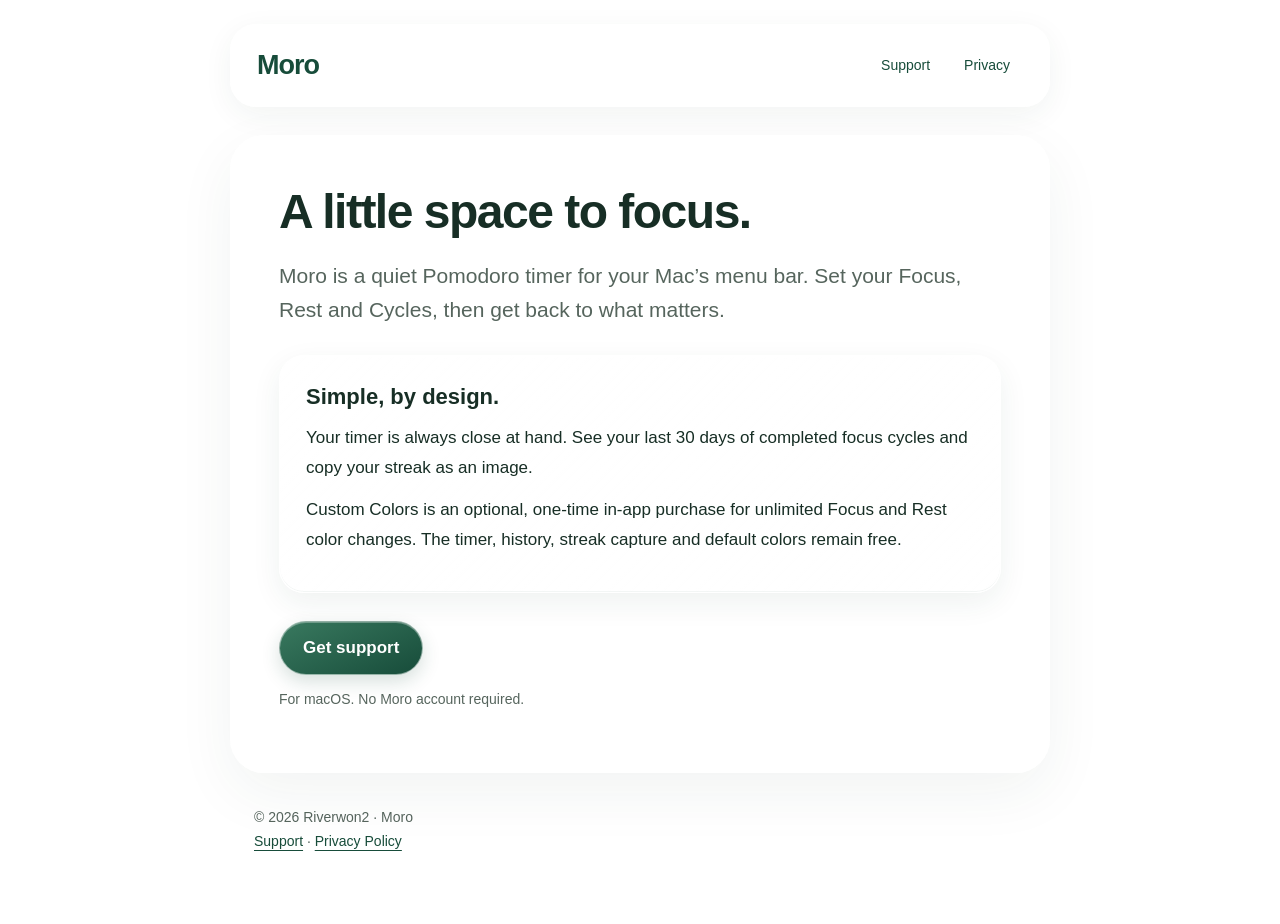
<file: index.html>
<!doctype html><html lang="en"><head><meta charset="utf-8"><meta name="viewport" content="width=device-width,initial-scale=1"><title>Moro — Focus Timer</title><meta name="description" content="Moro for Mac: support, purchase restoration and privacy information."><link rel="canonical" href="https://riverwon2.github.io/moro-site/"><link rel="stylesheet" href="styles.css"></head><body><a class="skip" href="#content">Skip to content</a><header><a class="brand" href="index.html">Moro</a><nav aria-label="Main navigation"><a href="support.html">Support</a><a href="privacy.html">Privacy</a></nav></header><main id="content"><h1>A little space to focus.</h1>
<p class="lead">Moro is a quiet Pomodoro timer for your Mac’s menu bar. Set your Focus, Rest and Cycles, then get back to what matters.</p>
<div class="card"><h2>Simple, by design.</h2><p>Your timer is always close at hand. See your last 30 days of completed focus cycles and copy your streak as an image.</p><p>Custom Colors is an optional, one-time in-app purchase for unlimited Focus and Rest color changes. The timer, history, streak capture and default colors remain free.</p></div>
<p><a class="button" href="support.html">Get support</a></p>
<p class="meta">For macOS. No Moro account required.</p>
</main><footer>© 2026 Riverwon2 · Moro<br><a href="support.html">Support</a> · <a href="privacy.html">Privacy Policy</a></footer></body></html>
</file>
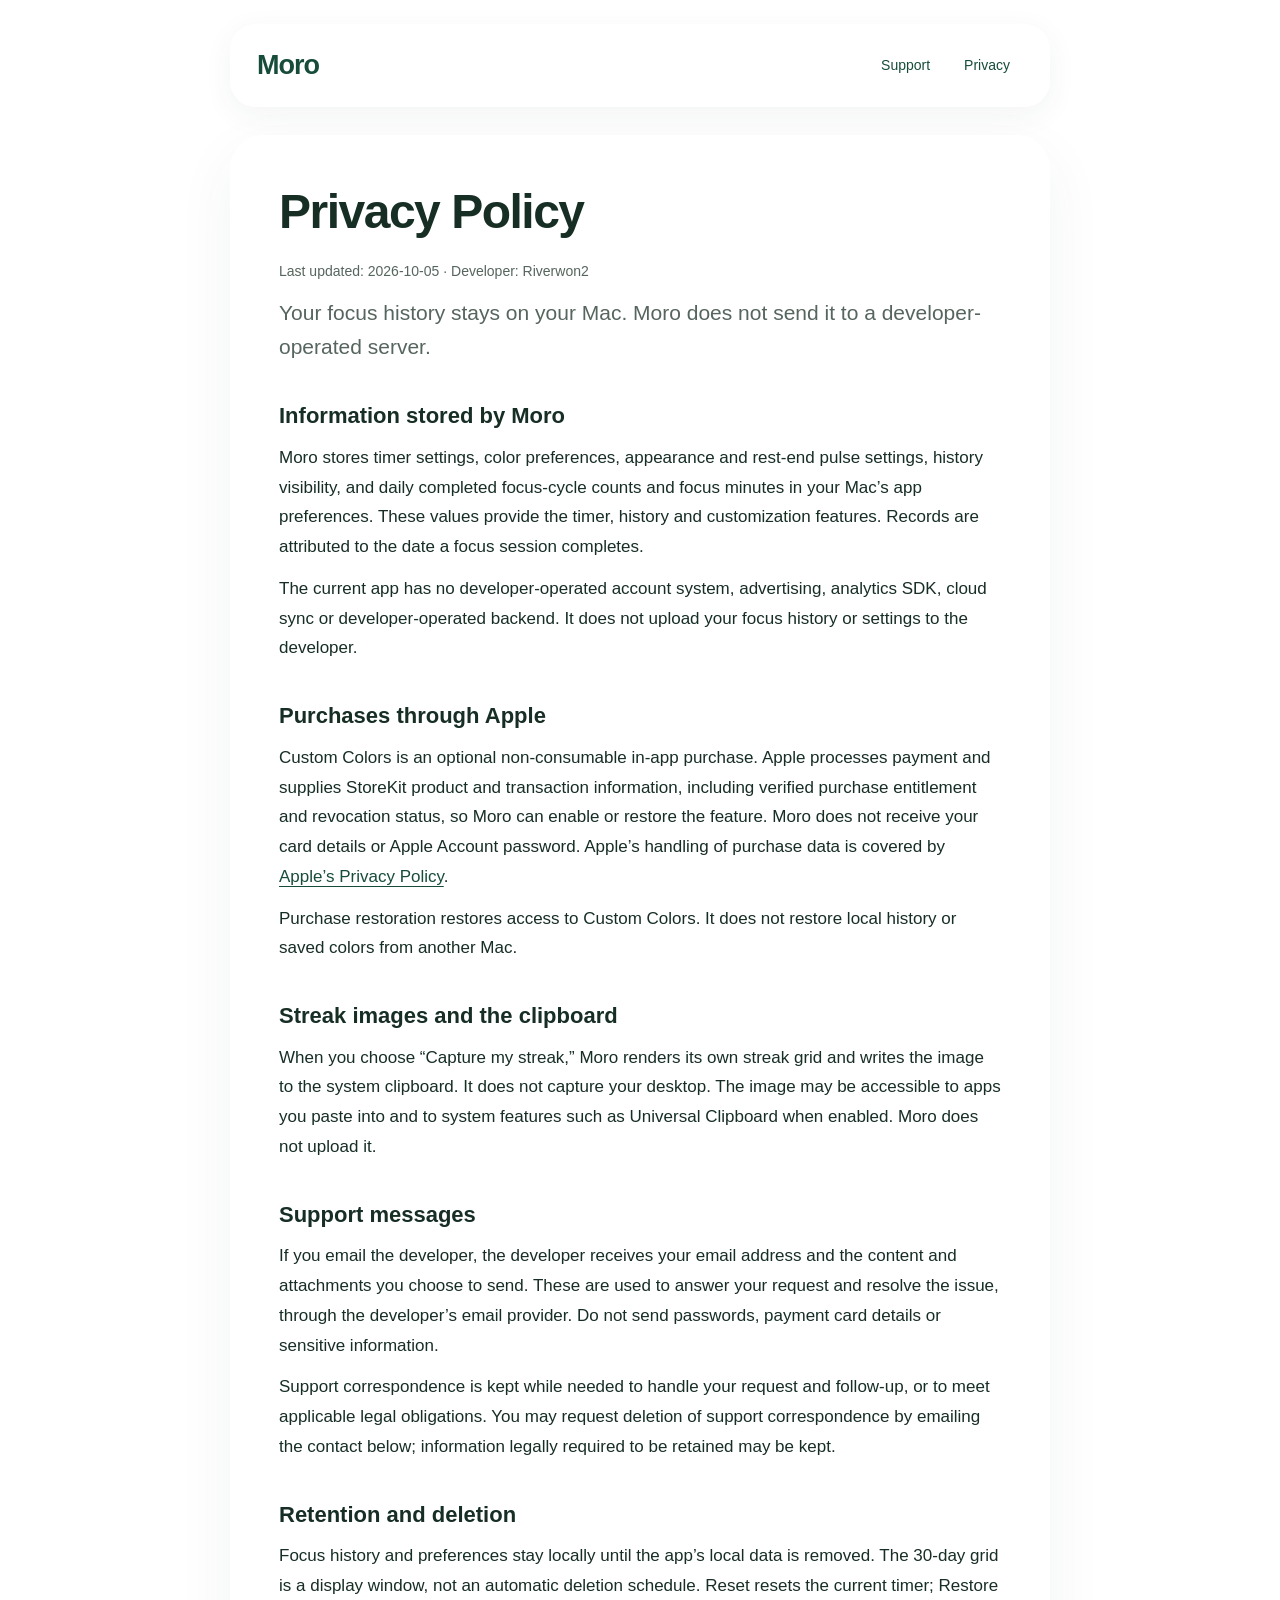
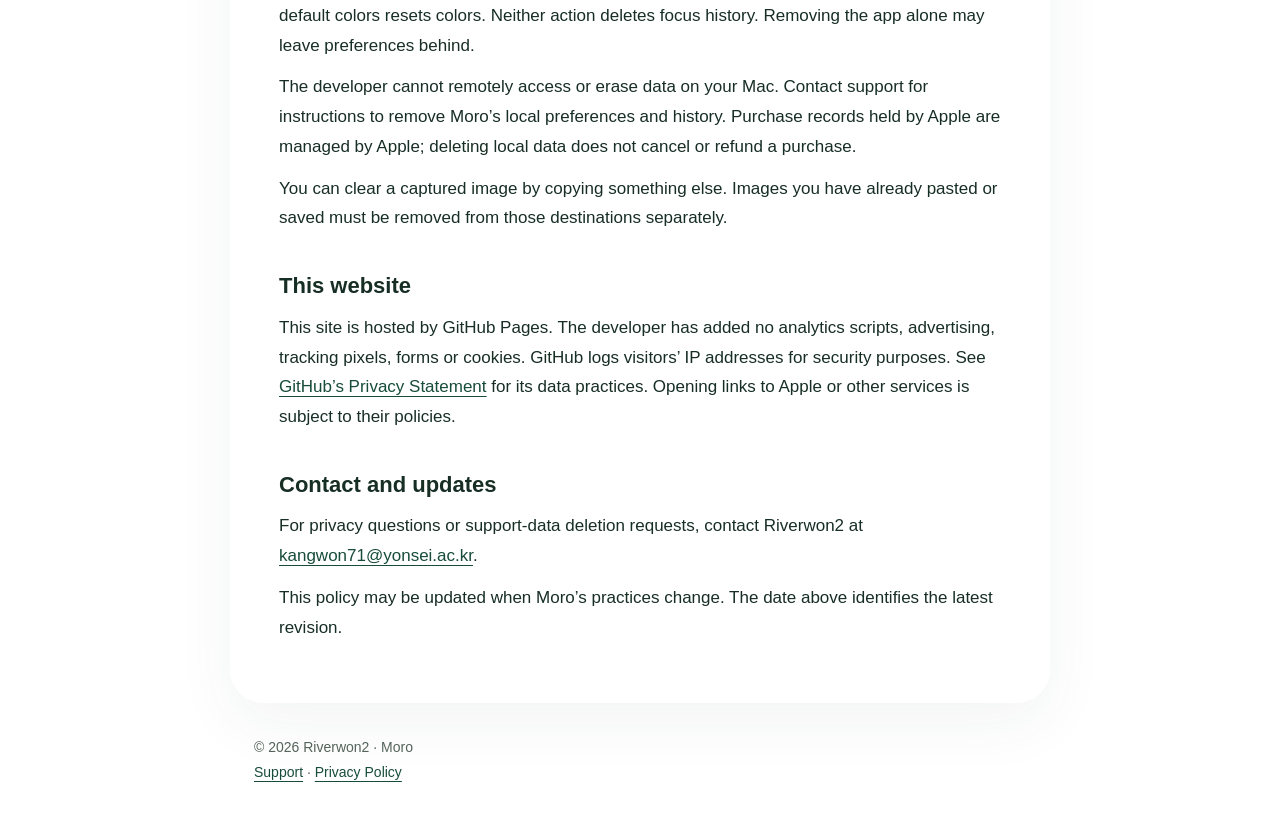
<file: privacy.html>
<!doctype html><html lang="en"><head><meta charset="utf-8"><meta name="viewport" content="width=device-width,initial-scale=1"><title>Privacy Policy — Moro</title><meta name="description" content="Moro for Mac: support, purchase restoration and privacy information."><link rel="canonical" href="https://riverwon2.github.io/moro-site/privacy.html"><link rel="stylesheet" href="styles.css"></head><body><a class="skip" href="#content">Skip to content</a><header><a class="brand" href="index.html">Moro</a><nav aria-label="Main navigation"><a href="support.html">Support</a><a href="privacy.html">Privacy</a></nav></header><main id="content"><h1>Privacy Policy</h1>
<p class="meta">Last updated: 2026-10-05 · Developer: Riverwon2</p>
<p class="lead">Your focus history stays on your Mac. Moro does not send it to a developer-operated server.</p>
<h2>Information stored by Moro</h2>
<p>Moro stores timer settings, color preferences, appearance and rest-end pulse settings, history visibility, and daily completed focus-cycle counts and focus minutes in your Mac’s app preferences. These values provide the timer, history and customization features. Records are attributed to the date a focus session completes.</p>
<p>The current app has no developer-operated account system, advertising, analytics SDK, cloud sync or developer-operated backend. It does not upload your focus history or settings to the developer.</p>
<h2>Purchases through Apple</h2>
<p>Custom Colors is an optional non-consumable in-app purchase. Apple processes payment and supplies StoreKit product and transaction information, including verified purchase entitlement and revocation status, so Moro can enable or restore the feature. Moro does not receive your card details or Apple Account password. Apple’s handling of purchase data is covered by <a href="https://www.apple.com/legal/privacy/">Apple’s Privacy Policy</a>.</p>
<p>Purchase restoration restores access to Custom Colors. It does not restore local history or saved colors from another Mac.</p>
<h2>Streak images and the clipboard</h2>
<p>When you choose “Capture my streak,” Moro renders its own streak grid and writes the image to the system clipboard. It does not capture your desktop. The image may be accessible to apps you paste into and to system features such as Universal Clipboard when enabled. Moro does not upload it.</p>
<h2>Support messages</h2>
<p>If you email the developer, the developer receives your email address and the content and attachments you choose to send. These are used to answer your request and resolve the issue, through the developer’s email provider. Do not send passwords, payment card details or sensitive information.</p>
<p>Support correspondence is kept while needed to handle your request and follow-up, or to meet applicable legal obligations. You may request deletion of support correspondence by emailing the contact below; information legally required to be retained may be kept.</p>
<h2>Retention and deletion</h2>
<p>Focus history and preferences stay locally until the app’s local data is removed. The 30-day grid is a display window, not an automatic deletion schedule. Reset resets the current timer; Restore default colors resets colors. Neither action deletes focus history. Removing the app alone may leave preferences behind.</p>
<p>The developer cannot remotely access or erase data on your Mac. Contact support for instructions to remove Moro’s local preferences and history. Purchase records held by Apple are managed by Apple; deleting local data does not cancel or refund a purchase.</p>
<p>You can clear a captured image by copying something else. Images you have already pasted or saved must be removed from those destinations separately.</p>
<h2>This website</h2>
<p>This site is hosted by GitHub Pages. The developer has added no analytics scripts, advertising, tracking pixels, forms or cookies. GitHub logs visitors’ IP addresses for security purposes. See <a href="https://docs.github.com/en/site-policy/privacy-policies/github-general-privacy-statement">GitHub’s Privacy Statement</a> for its data practices. Opening links to Apple or other services is subject to their policies.</p>
<h2>Contact and updates</h2>
<p>For privacy questions or support-data deletion requests, contact Riverwon2 at <a href="mailto:kangwon71@yonsei.ac.kr">kangwon71@yonsei.ac.kr</a>.</p>
<p>This policy may be updated when Moro’s practices change. The date above identifies the latest revision.</p>
</main><footer>© 2026 Riverwon2 · Moro<br><a href="support.html">Support</a> · <a href="privacy.html">Privacy Policy</a></footer></body></html>
</file>
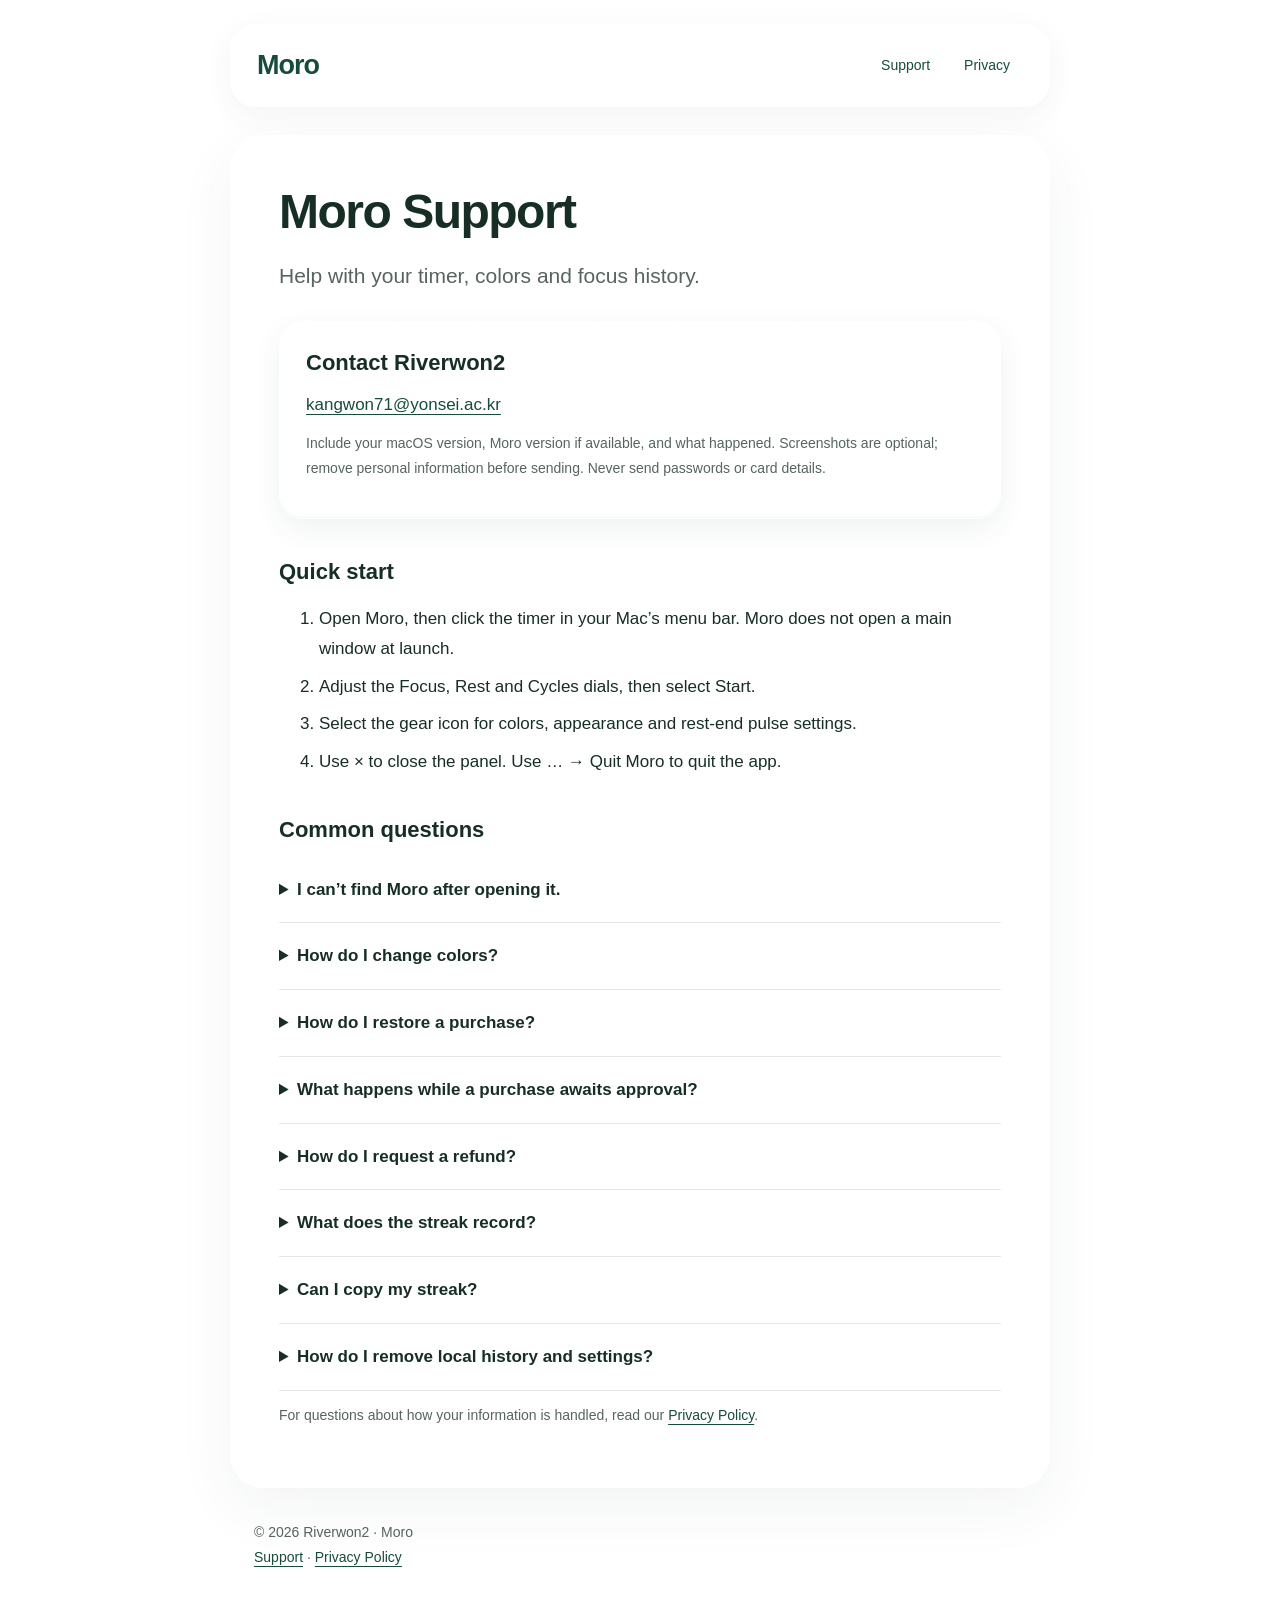
<file: support.html>
<!doctype html><html lang="en"><head><meta charset="utf-8"><meta name="viewport" content="width=device-width,initial-scale=1"><title>Support — Moro</title><meta name="description" content="Moro for Mac: support, purchase restoration and privacy information."><link rel="canonical" href="https://riverwon2.github.io/moro-site/support.html"><link rel="stylesheet" href="styles.css"></head><body><a class="skip" href="#content">Skip to content</a><header><a class="brand" href="index.html">Moro</a><nav aria-label="Main navigation"><a href="support.html">Support</a><a href="privacy.html">Privacy</a></nav></header><main id="content"><h1>Moro Support</h1>
<p class="lead">Help with your timer, colors and focus history.</p>
<div class="card"><h2>Contact Riverwon2</h2><p><a href="mailto:kangwon71@yonsei.ac.kr">kangwon71@yonsei.ac.kr</a></p><p class="meta">Include your macOS version, Moro version if available, and what happened. Screenshots are optional; remove personal information before sending. Never send passwords or card details.</p></div>
<h2>Quick start</h2>
<ol><li>Open Moro, then click the timer in your Mac’s menu bar. Moro does not open a main window at launch.</li><li>Adjust the Focus, Rest and Cycles dials, then select Start.</li><li>Select the gear icon for colors, appearance and rest-end pulse settings.</li><li>Use × to close the panel. Use … → Quit Moro to quit the app.</li></ol>
<h2>Common questions</h2>
<details><summary>I can’t find Moro after opening it.</summary><p>Look for the time in the menu bar. On Macs with many menu-bar items or a display notch, some items may be obscured. Closing another menu-bar utility or using a display with more available space may help.</p></details>
<details><summary>How do I change colors?</summary><p>Open Settings → Custom Colors. The optional one-time purchase unlocks unlimited Focus and Rest color changes. The purchase confirmation shows your local price. There is no subscription. Default colors and the core timer remain free.</p></details>
<details><summary>How do I restore a purchase?</summary><p>Use the Apple Account used for the original App Store purchase, open Moro’s Settings and select Restore Purchases. An internet connection and Apple authentication may be needed. Restoration restores the color feature, not local history or saved colors.</p><p>If no purchase is found, check the account used for the original purchase and contact support if the problem continues.</p></details>
<details><summary>What happens while a purchase awaits approval?</summary><p>Custom Colors remains locked until Apple approves the purchase. Continue using the free timer. After approval, reopen Moro and use Restore Purchases if access has not appeared.</p></details>
<details><summary>How do I request a refund?</summary><p>Apple handles App Store refund requests and determines eligibility. Follow <a href="https://support.apple.com/118223">Apple’s refund instructions</a>. After a verified refund or revocation, Moro uses default colors and locks color editing. Your local focus history and stored color preferences are retained.</p></details>
<details><summary>What does the streak record?</summary><p>Each completed Focus session counts as one completed cycle. The last 30 days are shown in the grid; hover over a cell to see that date’s recorded focus time and cycle count. The final Focus session ends the configured sequence without an additional Rest phase.</p></details>
<details><summary>Can I copy my streak?</summary><p>Select … → Capture my streak. Moro copies just the streak grid as an image; paste it into an app that accepts images.</p></details>
<details><summary>How do I remove local history and settings?</summary><p>Reset affects the current timer and does not erase history. Removing the app may leave preferences on your Mac. Email support for instructions to remove Moro’s local data. The developer cannot delete local data remotely. See the <a href="privacy.html">Privacy Policy</a> for retention details.</p></details>
<p class="meta">For questions about how your information is handled, read our <a href="privacy.html">Privacy Policy</a>.</p>
</main><footer>© 2026 Riverwon2 · Moro<br><a href="support.html">Support</a> · <a href="privacy.html">Privacy Policy</a></footer></body></html>
</file>
<file: styles.css>
:root {
  color-scheme: light;
  --ink: #172e25;
  --muted: #56655d;
  --accent: #174c3a;
  --line: rgba(23, 76, 58, .12);
  --glass: rgba(255, 255, 255, .68);
  font-family: -apple-system, BlinkMacSystemFont, "Segoe UI", sans-serif;
}
* { box-sizing: border-box; }
body {
  margin: 0;
  min-height: 100vh;
  color: var(--ink);
  background: #fff;
  font-size: 17px;
  line-height: 1.75;
  overflow-wrap: anywhere;
}
body::before {
  content: "";
  position: fixed;
  inset: 0;
  z-index: -1;
  pointer-events: none;
  background: #fff;
}
a { color: var(--accent); text-underline-offset: 4px; }
a:hover { text-decoration-thickness: 2px; }
a:focus-visible, summary:focus-visible {
  outline: 3px solid var(--accent);
  outline-offset: 5px;
  border-radius: 5px;
}
header, main, footer { width: min(820px, calc(100% - 40px)); margin-inline: auto; }
header {
  display: flex;
  align-items: center;
  justify-content: space-between;
  gap: 20px;
  margin-top: 24px;
  padding: 17px 26px;
  position: relative;
  background: var(--glass);
  border: 1px solid rgba(255, 255, 255, .94);
  border-radius: 26px;
  box-shadow: 0 8px 30px rgba(34, 69, 50, .06), inset 0 1px 0 #fff;
  -webkit-backdrop-filter: blur(24px) saturate(155%);
  backdrop-filter: blur(24px) saturate(155%);
}
.brand { font-size: 27px; font-weight: 650; text-decoration: none; letter-spacing: -1px; }
nav { display: flex; flex-wrap: wrap; gap: 8px; font-size: 14px; }
nav a { padding: 7px 13px; text-decoration: none; border-radius: 99px; transition: background .18s ease; }
nav a:hover { background: rgba(23, 76, 58, .07); }
main {
  margin-top: 28px;
  margin-bottom: 32px;
  padding: 48px;
  background: rgba(255, 255, 255, .74);
  border: 1px solid rgba(255, 255, 255, .95);
  border-radius: 34px;
  box-shadow: 0 20px 60px rgba(34, 69, 50, .06), inset 0 1px 0 #fff;
  -webkit-backdrop-filter: blur(28px) saturate(140%);
  backdrop-filter: blur(28px) saturate(140%);
}
h1 { font-size: clamp(32px, 7vw, 48px); line-height: 1.15; letter-spacing: -1.5px; margin: 0 0 20px; }
h2 { font-size: 22px; line-height: 1.35; margin: 38px 0 12px; }
h3 { font-size: 18px; margin: 24px 0 8px; }
p { margin: 12px 0; }
.lead { font-size: 21px; color: var(--muted); line-height: 1.6; }
.eyebrow { font-size: 13px; letter-spacing: 1.2px; text-transform: uppercase; color: var(--muted); }
.card {
  padding: 26px;
  margin: 28px 0;
  border-radius: 25px;
  background: linear-gradient(135deg, rgba(255, 255, 255, .82), rgba(255, 255, 255, .48));
  border: 1px solid rgba(255, 255, 255, .96);
  box-shadow: 0 10px 30px rgba(23, 76, 58, .07), inset 0 1px 0 #fff, inset 0 -1px 0 rgba(23, 76, 58, .05);
  -webkit-backdrop-filter: blur(18px) saturate(150%);
  backdrop-filter: blur(18px) saturate(150%);
}
.card h2 { margin-top: 0; }
.button {
  display: inline-block;
  padding: 11px 23px;
  color: #fff;
  background: linear-gradient(155deg, #39795f, #174c3a);
  border: 1px solid rgba(255, 255, 255, .5);
  border-radius: 99px;
  box-shadow: 0 7px 18px rgba(23, 76, 58, .17), inset 0 1px 0 rgba(255, 255, 255, .3);
  text-decoration: none;
  font-weight: 600;
  transition: box-shadow .18s ease, background .18s ease;
}
.button:hover { background: linear-gradient(155deg, #2c684e, #103c2c); box-shadow: 0 9px 22px rgba(23, 76, 58, .23); }
.meta, footer { font-size: 14px; color: var(--muted); }
footer { padding: 0 24px 32px; }
li { margin: 8px 0; }
.draft { background: #fff1cc; color: #593e00; padding: 12px 24px; text-align: center; font-size: 14px; }
details { border-bottom: 1px solid var(--line); padding: 18px 0; }
summary { font-weight: 600; cursor: pointer; }
details[open] summary { color: var(--accent); }
.skip { position: absolute; left: -10000px; }
.skip:focus { left: 12px; top: 12px; z-index: 10; background: #fff; padding: 8px; }
@supports not ((backdrop-filter: blur(1px)) or (-webkit-backdrop-filter: blur(1px))) {
  header, main, .card { background: #fff; border-color: #dce7e0; }
}
@media (prefers-reduced-transparency: reduce) {
  header, main, .card { background: #fff; -webkit-backdrop-filter: none; backdrop-filter: none; border-color: #dce7e0; }
}
@media (prefers-reduced-motion: reduce) { * { transition: none !important; } }
@media (prefers-contrast: more) {
  :root { --muted: #243e31; --line: #657c6e; }
  header, main, .card { background: #fff; border-color: #657c6e; }
}
@media (max-width: 600px) {
  header, main, footer { width: calc(100% - 24px); }
  header { margin-top: 12px; padding: 14px 20px; border-radius: 22px; }
  main { padding: 30px 24px; margin-top: 16px; border-radius: 26px; }
  .card { padding: 22px; }
}
@media (max-width: 380px) { header { align-items: flex-start; flex-direction: column; gap: 6px; } nav a { padding: 6px 10px; } }
@media print {
  body { background: #fff; }
  body::before, nav { display: none; }
  header, main, .card { width: 100%; background: #fff; box-shadow: none; border: 0; backdrop-filter: none; }
  main { padding: 20px; }
}
</file>
